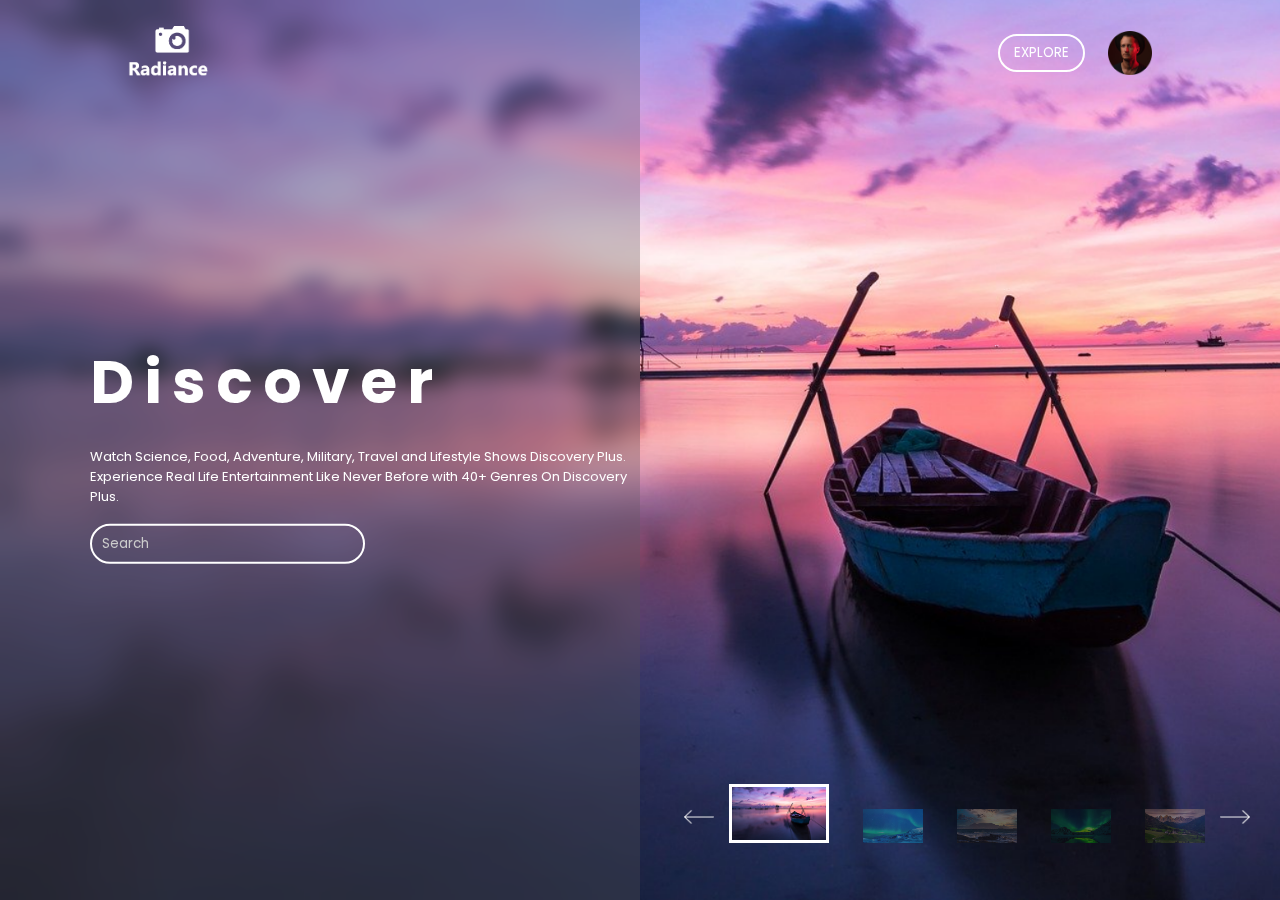
<file: index.html>
<html>
    <head>
        <title>
            Dynamic website
        </title>
        <meta name="viewport" content="width=device-width, initial-scale=1.0">
        <link rel="stylesheet" href="./css/style.css">
        
    </head>
    <body>
        <div id="main-bg">
            <div class="navbar">
                <img src="./img/logo.png" class="logo">
                <div class="nav">
                    <button type="button">EXPLORE</button>
                    <img src="./img/user.png">
                </div>
            </div>
        </div>
        
        <div class=" container">
            <div class="container-mid">
                <h2>Discover</h2>
                <p>Watch Science, Food, Adventure, Military, Travel and Lifestyle Shows Discovery Plus. Experience Real Life Entertainment Like Never Before with 40+ Genres On Discovery Plus.</p>
                <input type="text" placeholder="Search"> 
            </div>
        </div>
        
        
        <div class="slider">
            <img src="../img/left-arrow.png" id="left-arrow">
            <div class="preview">
                <img src="./img/small1.png" class="active thumbnail">
                <img src="./img/small2.png" class="thumbnail">
                <img src="./img/small3.png" class="thumbnail">
                <img src="./img/small4.png" class="thumbnail">
                <img src="./img/small5.png" class="thumbnail">
            </div>
            <img src="./img/right-arrow.png" id="right-arrow">
        </div>
        
        
        <script>
            var left = document.getElementById("left-arrow");
            var right = document.getElementById("right-arrow");
            var thumbnail = document.getElementsByClassName("thumbnail");
            var mainbg = document.getElementById("main-bg");
            
            var background= new Array(
                
                "./img/bg1.png",
                "./img/bg2.png",
                "./img/bg3.png",
                "./img/bg4.png",
                "./img/bg5.png",
            );
            
            let i =0;
            
            right.onclick = function(){
                if (i < 4){
                    mainbg.style.backgroundImage = 'url("'+background[i+1]+'")';
                    thumbnail[i+1].classList.add("active");
                    thumbnail[i].classList.remove("active");
                i++;    
                }
                
            }
            
            
            
            left.onclick = function(){
                if (i > 0){
                    mainbg.style.backgroundImage = 'url("'+background[i-1]+'")';
                    thumbnail[i-1].classList.add("active");
                    thumbnail[i].classList.remove("active");
                    i--;    
                }
                
            }
        
        
        
        
        
        
        </script>
        
        
        
        
        
        
    </body>
</html>
</file>
<file: css/style.css>
@import url('https://fonts.googleapis.com/css2?family=Poppins:wght@200;300;400&family=Ubuntu:ital,wght@0,300;0,400;0,700;1,300&display=swap');

*{
    margin: 0;
    padding: 0;
    box-sizing: border-box;
    font-family: 'Poppins', sans-serif;
}
#main-bg{
    width: 100%;
    height: 100vh;
    background-image: url(../img/bg1.png);
    position: relative;
    background-position: center;
    background-size: cover;
}
.navbar{
    display: flex;
    align-items: center;
    justify-content: space-between;
    width: 80%;
    margin: auto;
    padding-top: 2%;
    position: relative;
    z-index: 10;
    
}
.logo{
    width: 80px;
    cursor: pointer;
}
.nav{
    display: flex;
    align-items: center;
    justify-content: center;    
}
.nav img{
    width: 44px;
    cursor: pointer;
}

button{
    padding: 7px 14px;
    border-radius: 23px;
    border: 2px solid #fff;
    margin: 0px 23px;
    background-color: transparent;
    color: #fff;
    cursor: pointer;
    
}
button:hover{
    transition: 0.3s;
    box-shadow: 0 0 10px 0;
}
.container{
    width:50%;
    height: 100vh;
    background: rgba(86,86,86,0.3);
    backdrop-filter: blur(10px);
    position: absolute;
    left:0;
    top:0;   
}
.container-mid{
    position: absolute;
    top: 50%;
    color: #fff;
    width: 550px;
    right: 0;
    transform: translateY(-50%);    
}

.container-mid h2{
    font-size: 60px;
    letter-spacing: 10px;
}

.container-mid p{
    font-size: 13px;
    margin-top: 20px;
    
}
.container-mid input{
    width: 50%;
    padding: 8px 10px;
    outline: none;
    border: 2px solid white;
    background: transparent;
    border-radius: 23px;
    color: white;
    margin-top:3%;
}

::placeholder{
    color: #ccc;
}
.slider{
    display: flex;
    position: absolute;
    align-items: center;
    right: 30px;
    bottom: 50px;
}

#left-arrow, #right-arrow{
    width: 30px;
    cursor: pointer;
}

.preview img{
    width: 60px;
    margin: 0 15px;
    opacity: 0.4;
}
.preview .active{
    display: inline-block;
    border: 3px solid #fff;
    width: 100px;
    opacity: 1;   
}
</file>
